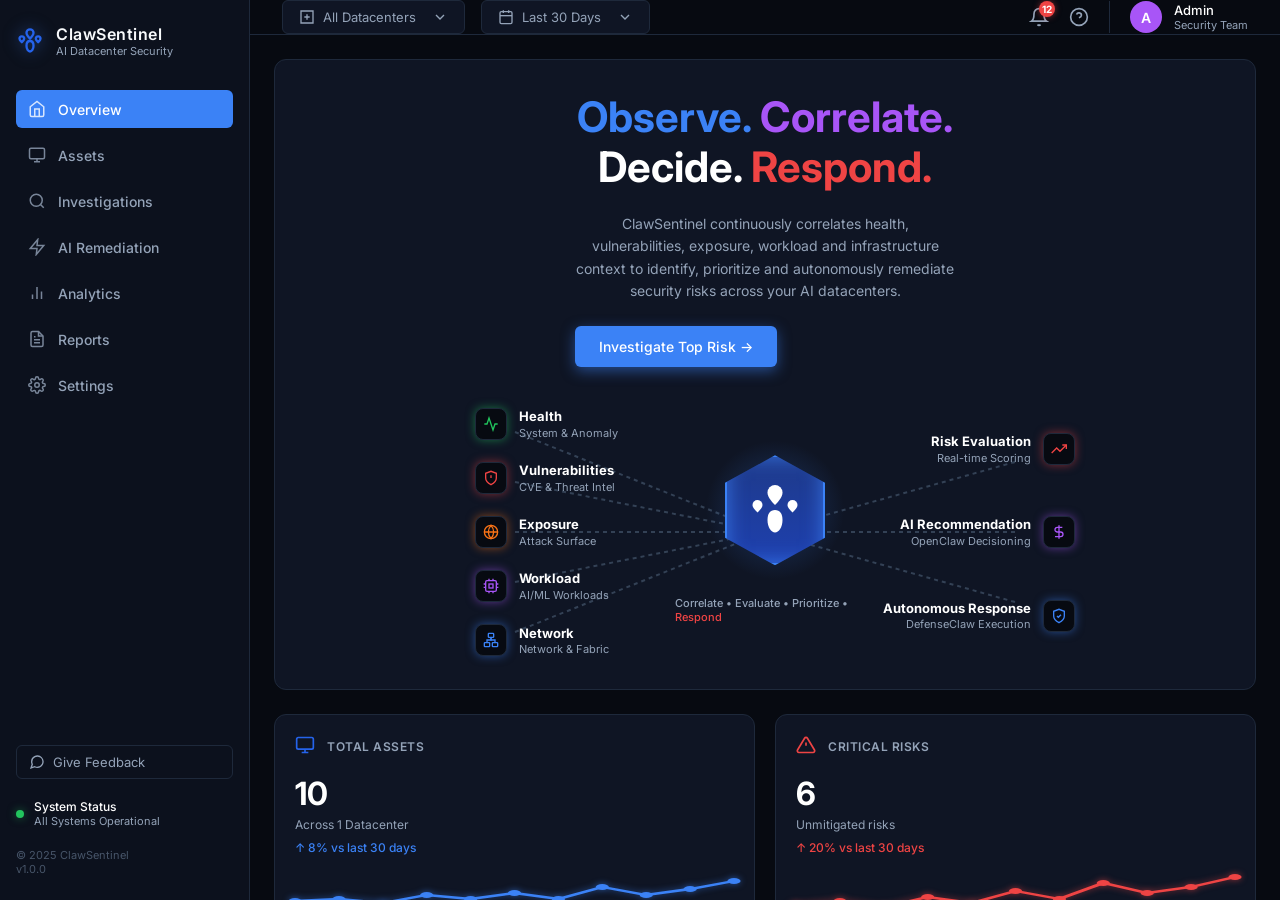
<file: clawsentinel-dashboard/index.html>
<!DOCTYPE html>
<html lang="en">
<head>
    <meta charset="UTF-8">
    <meta name="viewport" content="width=device-width, initial-scale=1.0">
    <title>ClawSentinel Dashboard</title>
    <link rel="preconnect" href="https://fonts.googleapis.com">
    <link rel="preconnect" href="https://fonts.gstatic.com" crossorigin>
    <link href="https://fonts.googleapis.com/css2?family=Inter:wght@400;500;600;700&display=swap" rel="stylesheet">
    <link rel="stylesheet" href="style.css">
</head>
<body>
    <div class="dashboard">
        <!-- Sidebar -->
        <aside class="sidebar">
            <div class="sidebar-header">
                <div class="logo">
                    <svg width="28" height="28" viewBox="0 0 24 24" fill="none" stroke="#2563eb" stroke-width="2" stroke-linecap="round" stroke-linejoin="round" class="logo-icon">
                        <path d="M12 2a3 3 0 0 0-3 3c0 1.5 1 3 3 5 2-2 3-3.5 3-5a3 3 0 0 0-3-3Z"></path>
                        <path d="M19 8a2 2 0 0 0-2 2c0 1 1 2 2 3 1-1 2-2 2-3a2 2 0 0 0-2-2Z"></path>
                        <path d="M5 8a2 2 0 0 0-2 2c0 1 1 2 2 3 1-1 2-2 2-3a2 2 0 0 0-2-2Z"></path>
                        <path d="M9 16c0-2.5 1-4 3-4s3 1.5 3 4c0 3-1.5 5-3 5s-3-2-3-5Z"></path>
                    </svg>
                    <div class="logo-text">
                        <h2>ClawSentinel</h2>
                        <p>AI Datacenter Security</p>
                    </div>
                </div>
            </div>
            
            <nav class="sidebar-nav">
                <a href="#" class="nav-item active">
                    <svg width="18" height="18" viewBox="0 0 24 24" fill="none" stroke="currentColor" stroke-width="2"><path d="M3 9l9-7 9 7v11a2 2 0 0 1-2 2H5a2 2 0 0 1-2-2z"></path><polyline points="9 22 9 12 15 12 15 22"></polyline></svg>
                    Overview
                </a>
                <a href="#" class="nav-item">
                    <svg width="18" height="18" viewBox="0 0 24 24" fill="none" stroke="currentColor" stroke-width="2"><rect x="2" y="3" width="20" height="14" rx="2" ry="2"></rect><line x1="8" y1="21" x2="16" y2="21"></line><line x1="12" y1="17" x2="12" y2="21"></line></svg>
                    Assets
                </a>
                <a href="#" class="nav-item">
                    <svg width="18" height="18" viewBox="0 0 24 24" fill="none" stroke="currentColor" stroke-width="2"><circle cx="11" cy="11" r="8"></circle><line x1="21" y1="21" x2="16.65" y2="16.65"></line></svg>
                    Investigations
                </a>
                <a href="#" class="nav-item">
                    <svg width="18" height="18" viewBox="0 0 24 24" fill="none" stroke="currentColor" stroke-width="2"><polygon points="13 2 3 14 12 14 11 22 21 10 12 10 13 2"></polygon></svg>
                    AI Remediation
                </a>
                <a href="#" class="nav-item">
                    <svg width="18" height="18" viewBox="0 0 24 24" fill="none" stroke="currentColor" stroke-width="2"><line x1="18" y1="20" x2="18" y2="10"></line><line x1="12" y1="20" x2="12" y2="4"></line><line x1="6" y1="20" x2="6" y2="14"></line></svg>
                    Analytics
                </a>
                <a href="#" class="nav-item">
                    <svg width="18" height="18" viewBox="0 0 24 24" fill="none" stroke="currentColor" stroke-width="2"><path d="M14 2H6a2 2 0 0 0-2 2v16a2 2 0 0 0 2 2h12a2 2 0 0 0 2-2V8z"></path><polyline points="14 2 14 8 20 8"></polyline><line x1="16" y1="13" x2="8" y2="13"></line><line x1="16" y1="17" x2="8" y2="17"></line><polyline points="10 9 9 9 8 9"></polyline></svg>
                    Reports
                </a>
                <a href="#" class="nav-item">
                    <svg width="18" height="18" viewBox="0 0 24 24" fill="none" stroke="currentColor" stroke-width="2"><circle cx="12" cy="12" r="3"></circle><path d="M19.4 15a1.65 1.65 0 0 0 .33 1.82l.06.06a2 2 0 0 1 0 2.83 2 2 0 0 1-2.83 0l-.06-.06a1.65 1.65 0 0 0-1.82-.33 1.65 1.65 0 0 0-1 1.51V21a2 2 0 0 1-2 2 2 2 0 0 1-2-2v-.09A1.65 1.65 0 0 0 9 19.4a1.65 1.65 0 0 0-1.82.33l-.06.06a2 2 0 0 1-2.83 0 2 2 0 0 1 0-2.83l.06-.06a1.65 1.65 0 0 0 .33-1.82 1.65 1.65 0 0 0-1.51-1H3a2 2 0 0 1-2-2 2 2 0 0 1 2-2h.09A1.65 1.65 0 0 0 4.6 9a1.65 1.65 0 0 0-.33-1.82l-.06-.06a2 2 0 0 1 0-2.83 2 2 0 0 1 2.83 0l.06.06a1.65 1.65 0 0 0 1.82.33H9a1.65 1.65 0 0 0 1-1.51V3a2 2 0 0 1 2-2 2 2 0 0 1 2 2v.09a1.65 1.65 0 0 0 1 1.51 1.65 1.65 0 0 0 1.82-.33l.06-.06a2 2 0 0 1 2.83 0 2 2 0 0 1 0 2.83l-.06.06a1.65 1.65 0 0 0-.33 1.82V9a1.65 1.65 0 0 0 1.51 1H21a2 2 0 0 1 2 2 2 2 0 0 1-2 2h-.09a1.65 1.65 0 0 0-1.51 1z"></path></svg>
                    Settings
                </a>
            </nav>

            <div class="sidebar-footer">
                <button class="feedback-btn">
                    <svg width="16" height="16" viewBox="0 0 24 24" fill="none" stroke="currentColor" stroke-width="2"><path d="M21 11.5a8.38 8.38 0 0 1-.9 3.8 8.5 8.5 0 0 1-7.6 4.7 8.38 8.38 0 0 1-3.8-.9L3 21l1.9-5.7a8.38 8.38 0 0 1-.9-3.8 8.5 8.5 0 0 1 4.7-7.6 8.38 8.38 0 0 1 3.8-.9h.5a8.48 8.48 0 0 1 8 8v.5z"></path></svg>
                    Give Feedback
                </button>
                <div class="system-status">
                    <span class="status-dot"></span>
                    <div class="status-text">
                        <span class="status-title">System Status</span>
                        <span class="status-desc">All Systems Operational</span>
                    </div>
                </div>
                <div class="copyright">
                    <p>© 2025 ClawSentinel</p>
                    <p>v1.0.0</p>
                </div>
            </div>
        </aside>

        <!-- Main Content -->
        <main class="main-content">
            <!-- Header -->
            <header class="header">
                <div class="header-filters">
                    <div class="filter-dropdown">
                        <svg width="16" height="16" viewBox="0 0 24 24" fill="none" stroke="currentColor" stroke-width="2"><path d="M3 3h18v18H3zM12 8v8M8 12h8"/></svg>
                        <span>All Datacenters</span>
                        <svg class="chevron" width="16" height="16" viewBox="0 0 24 24" fill="none" stroke="currentColor" stroke-width="2"><polyline points="6 9 12 15 18 9"></polyline></svg>
                    </div>
                    <div class="filter-dropdown">
                        <svg width="16" height="16" viewBox="0 0 24 24" fill="none" stroke="currentColor" stroke-width="2"><rect x="3" y="4" width="18" height="18" rx="2" ry="2"></rect><line x1="16" y1="2" x2="16" y2="6"></line><line x1="8" y1="2" x2="8" y2="6"></line><line x1="3" y1="10" x2="21" y2="10"></line></svg>
                        <span>Last 30 Days</span>
                        <svg class="chevron" width="16" height="16" viewBox="0 0 24 24" fill="none" stroke="currentColor" stroke-width="2"><polyline points="6 9 12 15 18 9"></polyline></svg>
                    </div>
                </div>
                <div class="header-actions">
                    <button class="action-btn notification-btn">
                        <svg width="20" height="20" viewBox="0 0 24 24" fill="none" stroke="currentColor" stroke-width="2"><path d="M18 8A6 6 0 0 0 6 8c0 7-3 9-3 9h18s-3-2-3-9"></path><path d="M13.73 21a2 2 0 0 1-3.46 0"></path></svg>
                        <span class="badge">12</span>
                    </button>
                    <button class="action-btn">
                        <svg width="20" height="20" viewBox="0 0 24 24" fill="none" stroke="currentColor" stroke-width="2"><circle cx="12" cy="12" r="10"></circle><path d="M9.09 9a3 3 0 0 1 5.83 1c0 2-3 3-3 3"></path><line x1="12" y1="17" x2="12.01" y2="17"></line></svg>
                    </button>
                    <div class="user-profile">
                        <div class="avatar">A</div>
                        <div class="user-info">
                            <span class="user-name">Admin</span>
                            <span class="user-role">Security Team</span>
                        </div>
                    </div>
                </div>
            </header>

            <!-- Dashboard Content -->
            <div class="content-body">
                <!-- Hero Section -->
                <section class="hero-section card">
                    <div class="hero-left">
                        <h1 class="hero-title"><span class="blue">Observe.</span> <span class="purple">Correlate.</span><br><span class="white">Decide.</span> <span class="red">Respond.</span></h1>
                        <p class="hero-desc">ClawSentinel continuously correlates health, vulnerabilities, exposure, workload and infrastructure context to identify, prioritize and autonomously remediate security risks across your AI datacenters.</p>
                        <button class="btn-primary">Investigate Top Risk &rarr;</button>
                    </div>
                    
                    <div class="hero-center">
                        <svg class="connection-lines" viewBox="0 0 600 300" preserveAspectRatio="none">
                            <path class="dashed-line" d="M 50,50 L 300,150" stroke="#334155" stroke-dasharray="4" stroke-width="2" fill="none"/>
                            <path class="dashed-line" d="M 50,100 L 300,150" stroke="#334155" stroke-dasharray="4" stroke-width="2" fill="none"/>
                            <path class="dashed-line" d="M 50,150 L 300,150" stroke="#334155" stroke-dasharray="4" stroke-width="2" fill="none"/>
                            <path class="dashed-line" d="M 50,200 L 300,150" stroke="#334155" stroke-dasharray="4" stroke-width="2" fill="none"/>
                            <path class="dashed-line" d="M 50,250 L 300,150" stroke="#334155" stroke-dasharray="4" stroke-width="2" fill="none"/>
                            
                            <path class="dashed-line" d="M 550,80 L 300,150" stroke="#334155" stroke-dasharray="4" stroke-width="2" fill="none"/>
                            <path class="dashed-line" d="M 550,150 L 300,150" stroke="#334155" stroke-dasharray="4" stroke-width="2" fill="none"/>
                            <path class="dashed-line" d="M 550,220 L 300,150" stroke="#334155" stroke-dasharray="4" stroke-width="2" fill="none"/>
                        </svg>

                        <div class="left-nodes">
                            <div class="node-item">
                                <div class="node-icon green"><svg width="16" height="16" viewBox="0 0 24 24" fill="none" stroke="currentColor" stroke-width="2"><polyline points="22 12 18 12 15 21 9 3 6 12 2 12"></polyline></svg></div>
                                <div class="node-text"><strong>Health</strong><br>System & Anomaly</div>
                            </div>
                            <div class="node-item">
                                <div class="node-icon red"><svg width="16" height="16" viewBox="0 0 24 24" fill="none" stroke="currentColor" stroke-width="2"><path d="M12 22s8-4 8-10V5l-8-3-8 3v7c0 6 8 10 8 10z"></path><line x1="12" y1="8" x2="12" y2="12"></line><line x1="12" y1="16" x2="12.01" y2="16"></line></svg></div>
                                <div class="node-text"><strong>Vulnerabilities</strong><br>CVE & Threat Intel</div>
                            </div>
                            <div class="node-item">
                                <div class="node-icon orange"><svg width="16" height="16" viewBox="0 0 24 24" fill="none" stroke="currentColor" stroke-width="2"><circle cx="12" cy="12" r="10"></circle><line x1="2" y1="12" x2="22" y2="12"></line><path d="M12 2a15.3 15.3 0 0 1 4 10 15.3 15.3 0 0 1-4 10 15.3 15.3 0 0 1-4-10 15.3 15.3 0 0 1 4-10z"></path></svg></div>
                                <div class="node-text"><strong>Exposure</strong><br>Attack Surface</div>
                            </div>
                            <div class="node-item">
                                <div class="node-icon purple"><svg width="16" height="16" viewBox="0 0 24 24" fill="none" stroke="currentColor" stroke-width="2"><rect x="4" y="4" width="16" height="16" rx="2" ry="2"></rect><rect x="9" y="9" width="6" height="6"></rect><line x1="9" y1="1" x2="9" y2="4"></line><line x1="15" y1="1" x2="15" y2="4"></line><line x1="9" y1="20" x2="9" y2="23"></line><line x1="15" y1="20" x2="15" y2="23"></line><line x1="20" y1="9" x2="23" y2="9"></line><line x1="20" y1="14" x2="23" y2="14"></line><line x1="1" y1="9" x2="4" y2="9"></line><line x1="1" y1="14" x2="4" y2="14"></line></svg></div>
                                <div class="node-text"><strong>Workload</strong><br>AI/ML Workloads</div>
                            </div>
                            <div class="node-item">
                                <div class="node-icon blue"><svg width="16" height="16" viewBox="0 0 24 24" fill="none" stroke="currentColor" stroke-width="2"><rect x="8" y="2" width="8" height="6" rx="1" ry="1"></rect><rect x="2" y="16" width="8" height="6" rx="1" ry="1"></rect><rect x="14" y="16" width="8" height="6" rx="1" ry="1"></rect><polyline points="12 8 12 12 6 12 6 16"></polyline><polyline points="12 8 12 12 18 12 18 16"></polyline></svg></div>
                                <div class="node-text"><strong>Network</strong><br>Network & Fabric</div>
                            </div>
                        </div>

                        <div class="shield-wrapper">
                            <div class="shield-container">
                                <div class="shield-glow"></div>
                                <div class="shield-inner">
                                    <svg width="60" height="60" viewBox="0 0 24 24" fill="white" stroke="none">
                                        <path d="M12 2a3 3 0 0 0-3 3c0 1.5 1 3 3 5 2-2 3-3.5 3-5a3 3 0 0 0-3-3Z"></path>
                                        <path d="M19 8a2 2 0 0 0-2 2c0 1 1 2 2 3 1-1 2-2 2-3a2 2 0 0 0-2-2Z"></path>
                                        <path d="M5 8a2 2 0 0 0-2 2c0 1 1 2 2 3 1-1 2-2 2-3a2 2 0 0 0-2-2Z"></path>
                                        <path d="M9 16c0-2.5 1-4 3-4s3 1.5 3 4c0 3-1.5 5-3 5s-3-2-3-5Z"></path>
                                    </svg>
                                </div>
                            </div>
                            <div class="shield-footer">Correlate &bull; Evaluate &bull; Prioritize &bull; <span class="red">Respond</span></div>
                        </div>

                        <div class="right-nodes">
                            <div class="node-item">
                                <div class="node-icon red"><svg width="16" height="16" viewBox="0 0 24 24" fill="none" stroke="currentColor" stroke-width="2"><polyline points="23 6 13.5 15.5 8.5 10.5 1 18"></polyline><polyline points="17 6 23 6 23 12"></polyline></svg></div>
                                <div class="node-text"><strong>Risk Evaluation</strong><br>Real-time Scoring</div>
                            </div>
                            <div class="node-item">
                                <div class="node-icon purple"><svg width="16" height="16" viewBox="0 0 24 24" fill="none" stroke="currentColor" stroke-width="2"><path d="M12 2v20M17 5H9.5a3.5 3.5 0 0 0 0 7h5a3.5 3.5 0 0 1 0 7H6"></path></svg></div>
                                <div class="node-text"><strong>AI Recommendation</strong><br>OpenClaw Decisioning</div>
                            </div>
                            <div class="node-item">
                                <div class="node-icon blue"><svg width="16" height="16" viewBox="0 0 24 24" fill="none" stroke="currentColor" stroke-width="2"><path d="M12 22s8-4 8-10V5l-8-3-8 3v7c0 6 8 10 8 10z"></path><polyline points="9 12 11 14 15 10"></polyline></svg></div>
                                <div class="node-text"><strong>Autonomous Response</strong><br>DefenseClaw Execution</div>
                            </div>
                        </div>
                    </div>
                </section>

                <!-- KPIs -->
                <section class="kpi-grid">
                    <div class="kpi-card card">
                        <div class="kpi-header">
                            <div class="kpi-icon blue-bg">
                                <svg width="20" height="20" viewBox="0 0 24 24" fill="none" stroke="#2563eb" stroke-width="2"><rect x="2" y="3" width="20" height="14" rx="2" ry="2"></rect><line x1="8" y1="21" x2="16" y2="21"></line><line x1="12" y1="17" x2="12" y2="21"></line></svg>
                            </div>
                            <span class="kpi-title">TOTAL ASSETS</span>
                        </div>
                        <div class="kpi-main">
                            <div class="kpi-value">10</div>
                            <div class="kpi-desc">Across 1 Datacenter</div>
                        </div>
                        <div class="kpi-trend positive">&uarr; 8% vs last 30 days</div>
                        <div class="kpi-chart">
                            <svg viewBox="0 0 100 20" preserveAspectRatio="none" style="width: 100%; height: 100%; overflow: visible; filter: drop-shadow(0px 0px 3px rgba(59, 130, 246, 0.6));">
                                <polyline points="0,15 10,14 20,16 30,12 40,14 50,11 60,14 70,8 80,12 90,9 100,5" fill="none" stroke="#3b82f6" stroke-width="1.2" />
                                <circle cx="0" cy="15" r="1.5" fill="#3b82f6" />
                                <circle cx="10" cy="14" r="1.5" fill="#3b82f6" />
                                <circle cx="20" cy="16" r="1.5" fill="#3b82f6" />
                                <circle cx="30" cy="12" r="1.5" fill="#3b82f6" />
                                <circle cx="40" cy="14" r="1.5" fill="#3b82f6" />
                                <circle cx="50" cy="11" r="1.5" fill="#3b82f6" />
                                <circle cx="60" cy="14" r="1.5" fill="#3b82f6" />
                                <circle cx="70" cy="8" r="1.5" fill="#3b82f6" />
                                <circle cx="80" cy="12" r="1.5" fill="#3b82f6" />
                                <circle cx="90" cy="9" r="1.5" fill="#3b82f6" />
                                <circle cx="100" cy="5" r="1.5" fill="#3b82f6" />
                            </svg>
                        </div>
                    </div>
                    
                    <div class="kpi-card card">
                        <div class="kpi-header">
                            <div class="kpi-icon red-bg">
                                <svg width="20" height="20" viewBox="0 0 24 24" fill="none" stroke="#ef4444" stroke-width="2"><path d="M10.29 3.86L1.82 18a2 2 0 0 0 1.71 3h16.94a2 2 0 0 0 1.71-3L13.71 3.86a2 2 0 0 0-3.42 0z"></path><line x1="12" y1="9" x2="12" y2="13"></line><line x1="12" y1="17" x2="12.01" y2="17"></line></svg>
                            </div>
                            <span class="kpi-title">CRITICAL RISKS</span>
                        </div>
                        <div class="kpi-main">
                            <div class="kpi-value">6</div>
                            <div class="kpi-desc">Unmitigated risks</div>
                        </div>
                        <div class="kpi-trend negative">&uarr; 20% vs last 30 days</div>
                        <div class="kpi-chart">
                            <svg viewBox="0 0 100 20" preserveAspectRatio="none" style="width: 100%; height: 100%; overflow: visible; filter: drop-shadow(0px 0px 3px rgba(239, 68, 68, 0.6));">
                                <polyline points="0,17 10,15 20,18 30,13 40,16 50,10 60,14 70,6 80,11 90,8 100,3" fill="none" stroke="#ef4444" stroke-width="1.2" />
                                <circle cx="0" cy="17" r="1.5" fill="#ef4444" />
                                <circle cx="10" cy="15" r="1.5" fill="#ef4444" />
                                <circle cx="20" cy="18" r="1.5" fill="#ef4444" />
                                <circle cx="30" cy="13" r="1.5" fill="#ef4444" />
                                <circle cx="40" cy="16" r="1.5" fill="#ef4444" />
                                <circle cx="50" cy="10" r="1.5" fill="#ef4444" />
                                <circle cx="60" cy="14" r="1.5" fill="#ef4444" />
                                <circle cx="70" cy="6" r="1.5" fill="#ef4444" />
                                <circle cx="80" cy="11" r="1.5" fill="#ef4444" />
                                <circle cx="90" cy="8" r="1.5" fill="#ef4444" />
                                <circle cx="100" cy="3" r="1.5" fill="#ef4444" />
                            </svg>
                        </div>
                    </div>

                    <div class="kpi-card card">
                        <div class="kpi-header">
                            <div class="kpi-icon orange-bg">
                                <svg width="20" height="20" viewBox="0 0 24 24" fill="none" stroke="#f97316" stroke-width="2"><path d="M12 22v-4M12 8V4M4 12H0M24 12h-4M5.636 5.636l2.828 2.828M15.536 15.536l2.828 2.828M5.636 18.364l2.828-2.828M15.536 8.464l2.828-2.828"/></svg>
                            </div>
                            <span class="kpi-title">AVERAGE RISK SCORE</span>
                        </div>
                        <div class="kpi-main">
                            <div class="kpi-value"><span class="red-text">8.9</span><span class="small-val"> / 10</span></div>
                            <div class="kpi-desc">High Risk</div>
                        </div>
                        <div class="kpi-trend negative">&uarr; 5% vs last 30 days</div>
                        <div class="kpi-chart">
                            <svg viewBox="0 0 100 20" preserveAspectRatio="none" style="width: 100%; height: 100%; overflow: visible; filter: drop-shadow(0px 0px 3px rgba(249, 115, 22, 0.6));">
                                <polyline points="0,15 10,13 20,16 30,12 40,14 50,10 60,13 70,8 80,10 90,6 100,5" fill="none" stroke="#f97316" stroke-width="1.2" />
                                <circle cx="0" cy="15" r="1.5" fill="#f97316" />
                                <circle cx="10" cy="13" r="1.5" fill="#f97316" />
                                <circle cx="20" cy="16" r="1.5" fill="#f97316" />
                                <circle cx="30" cy="12" r="1.5" fill="#f97316" />
                                <circle cx="40" cy="14" r="1.5" fill="#f97316" />
                                <circle cx="50" cy="10" r="1.5" fill="#f97316" />
                                <circle cx="60" cy="13" r="1.5" fill="#f97316" />
                                <circle cx="70" cy="8" r="1.5" fill="#f97316" />
                                <circle cx="80" cy="10" r="1.5" fill="#f97316" />
                                <circle cx="90" cy="6" r="1.5" fill="#f97316" />
                                <circle cx="100" cy="5" r="1.5" fill="#f97316" />
                            </svg>
                        </div>
                    </div>

                    <div class="kpi-card card">
                        <div class="kpi-header">
                            <div class="kpi-icon purple-bg">
                                <svg width="20" height="20" viewBox="0 0 24 24" fill="none" stroke="#a855f7" stroke-width="2"><path d="M14 2H6a2 2 0 0 0-2 2v16a2 2 0 0 0 2 2h12a2 2 0 0 0 2-2V8z"></path><polyline points="14 2 14 8 20 8"></polyline><line x1="16" y1="13" x2="8" y2="13"></line><line x1="16" y1="17" x2="8" y2="17"></line><polyline points="10 9 9 9 8 9"></polyline></svg>
                            </div>
                            <span class="kpi-title">ACTIVE AI PLANS</span>
                        </div>
                        <div class="kpi-main">
                            <div class="kpi-value">4</div>
                            <div class="kpi-desc">In Progress</div>
                        </div>
                        <div class="kpi-trend positive">&uarr; 10% vs last 30 days</div>
                        <div class="kpi-chart">
                            <svg viewBox="0 0 100 20" preserveAspectRatio="none" style="width: 100%; height: 100%; overflow: visible; filter: drop-shadow(0px 0px 3px rgba(168, 85, 247, 0.6));">
                                <polyline points="0,18 10,16 20,17 30,14 40,15 50,11 60,13 70,8 80,10 90,6 100,4" fill="none" stroke="#a855f7" stroke-width="1.2" />
                                <circle cx="0" cy="18" r="1.5" fill="#a855f7" />
                                <circle cx="10" cy="16" r="1.5" fill="#a855f7" />
                                <circle cx="20" cy="17" r="1.5" fill="#a855f7" />
                                <circle cx="30" cy="14" r="1.5" fill="#a855f7" />
                                <circle cx="40" cy="15" r="1.5" fill="#a855f7" />
                                <circle cx="50" cy="11" r="1.5" fill="#a855f7" />
                                <circle cx="60" cy="13" r="1.5" fill="#a855f7" />
                                <circle cx="70" cy="8" r="1.5" fill="#a855f7" />
                                <circle cx="80" cy="10" r="1.5" fill="#a855f7" />
                                <circle cx="90" cy="6" r="1.5" fill="#a855f7" />
                                <circle cx="100" cy="4" r="1.5" fill="#a855f7" />
                            </svg>
                        </div>
                    </div>
                </section>

                <!-- Middle Row -->
                <div class="middle-row">
                    <!-- Active Alert -->
                    <section class="active-alert-section card border-red">
                        <div class="section-header">
                            <h3 class="red-text">ACTIVE SECURITY ALERT <span class="badge-critical">CRITICAL</span></h3>
                            <a href="#" class="view-all">View All Alerts &rarr;</a>
                        </div>
                        
                        <div class="alert-content">
                            <div class="alert-header">
                                <div class="hexagon-icon">
                                    <svg width="32" height="32" viewBox="0 0 24 24" fill="none" stroke="#ef4444" stroke-width="2"><path d="M12 2a3 3 0 0 0-3 3c0 1.5 1 3 3 5 2-2 3-3.5 3-5a3 3 0 0 0-3-3Z"></path><path d="M19 8a2 2 0 0 0-2 2c0 1 1 2 2 3 1-1 2-2 2-3a2 2 0 0 0-2-2Z"></path><path d="M5 8a2 2 0 0 0-2 2c0 1 1 2 2 3 1-1 2-2 2-3a2 2 0 0 0-2-2Z"></path><path d="M9 16c0-2.5 1-4 3-4s3 1.5 3 4c0 3-1.5 5-3 5s-3-2-3-5Z"></path></svg>
                                </div>
                                <div class="alert-title-info">
                                    <h2>GPU-DCE-001</h2>
                                    <p>AI Training Cluster &bull; Zone-A &bull; Rack-12</p>
                                </div>
                            </div>
                            
                            <div class="alert-details">
                                <div class="detail-col">
                                    <span class="detail-label">RISK SCORE</span>
                                    <span class="detail-value red-text">10.0 <br><span class="small-text">CRITICAL</span></span>
                                </div>
                                <div class="detail-col">
                                    <span class="detail-label">TOP CVE</span>
                                    <span class="detail-value">CVE-2026-1001 <br><span class="small-text">CVSS 9.1</span></span>
                                </div>
                                <div class="detail-col">
                                    <span class="detail-label">HEALTH STATUS</span>
                                    <span class="detail-value orange-text">DEGRADED</span>
                                </div>
                                <div class="detail-col">
                                    <span class="detail-label">WORKLOAD STATE</span>
                                    <span class="detail-value green-text">RUNNING</span>
                                </div>
                            </div>
                        </div>

                        <div class="alert-actions">
                            <div class="action-info">
                                <div class="info-item">
                                    <span class="info-label">Business Impact</span>
                                    <p>LLM training job may be<br>interrupted in 14 minutes</p>
                                </div>
                                <div class="info-item">
                                    <span class="info-label">Recommended Action</span>
                                    <p class="red-text">ISOLATE_AND_PATCH</p>
                                </div>
                            </div>
                            <button class="btn-outline-red">Investigate Now &rarr;</button>
                        </div>
                    </section>

                    <!-- Top Risks -->
                    <section class="top-risks-section card">
                        <div class="section-header">
                            <h3>TOP 5 RISKS</h3>
                            <a href="#" class="view-all">View All Risks &rarr;</a>
                        </div>
                        
                        <table class="risks-table">
                            <thead>
                                <tr>
                                    <th>RANK</th>
                                    <th>ASSET</th>
                                    <th>TYPE</th>
                                    <th>RISK SCORE</th>
                                    <th>SEVERITY</th>
                                </tr>
                            </thead>
                            <tbody>
                                <tr>
                                    <td><span class="rank-circle rank-1">1</span></td>
                                    <td>GPU-DCE-001</td>
                                    <td><span class="type-badge type-gpu">GPU</span></td>
                                    <td>10.0 <div class="score-bar"><div class="fill fill-100"></div></div></td>
                                    <td><span class="severity-badge critical">CRITICAL</span></td>
                                </tr>
                                <tr>
                                    <td><span class="rank-circle rank-2">2</span></td>
                                    <td>GPU-DCE-002</td>
                                    <td><span class="type-badge type-gpu">GPU</span></td>
                                    <td>9.7 <div class="score-bar"><div class="fill fill-97"></div></div></td>
                                    <td><span class="severity-badge critical">CRITICAL</span></td>
                                </tr>
                                <tr>
                                    <td><span class="rank-circle rank-3">3</span></td>
                                    <td>CPU-DCE-001</td>
                                    <td><span class="type-badge type-cpu">CPU</span></td>
                                    <td>9.2 <div class="score-bar"><div class="fill fill-92"></div></div></td>
                                    <td><span class="severity-badge critical">CRITICAL</span></td>
                                </tr>
                                <tr>
                                    <td><span class="rank-circle rank-4">4</span></td>
                                    <td>LEAF-DCE-001</td>
                                    <td><span class="type-badge type-network">NETWORK</span></td>
                                    <td>7.6 <div class="score-bar"><div class="fill fill-76"></div></div></td>
                                    <td><span class="severity-badge high">HIGH</span></td>
                                </tr>
                                <tr>
                                    <td><span class="rank-circle rank-5">5</span></td>
                                    <td>STORAGE-DCE-001</td>
                                    <td><span class="type-badge type-storage">STORAGE</span></td>
                                    <td>6.8 <div class="score-bar"><div class="fill fill-68"></div></div></td>
                                    <td><span class="severity-badge high">HIGH</span></td>
                                </tr>
                            </tbody>
                        </table>
                    </section>
                </div>

                <!-- Recent Activity -->
                <section class="recent-activity-section card">
                    <div class="section-header">
                        <h3>RECENT AI ACTIVITY</h3>
                        <a href="#" class="view-all">View All Activity &rarr;</a>
                    </div>
                    
                    <div class="activity-timeline">
                        <div class="activity-item">
                            <div class="activity-icon green-icon">
                                <svg width="24" height="24" viewBox="0 0 24 24" fill="none" stroke="#22c55e" stroke-width="2"><path d="M22 11.08V12a10 10 0 1 1-5.93-9.14"></path><polyline points="22 4 12 14.01 9 11.01"></polyline></svg>
                            </div>
                            <div class="activity-details">
                                <span class="time">22:18</span>
                                <h4>Risk evaluation<br>completed</h4>
                                <p>All assets assessed</p>
                            </div>
                        </div>
                        
                        <div class="activity-item">
                            <div class="activity-icon purple-icon">
                                <svg width="24" height="24" viewBox="0 0 24 24" fill="none" stroke="#a855f7" stroke-width="2"><path d="M12 2v20M17 5H9.5a3.5 3.5 0 0 0 0 7h5a3.5 3.5 0 0 1 0 7H6"></path></svg>
                            </div>
                            <div class="activity-details">
                                <span class="time">22:17</span>
                                <h4>OpenClaw generated<br>recommendations</h4>
                                <p>4 assets analyzed</p>
                            </div>
                        </div>
                        
                        <div class="activity-item">
                            <div class="activity-icon blue-icon">
                                <svg width="24" height="24" viewBox="0 0 24 24" fill="none" stroke="#3b82f6" stroke-width="2"><circle cx="12" cy="12" r="10"></circle><path d="M12 2a15.3 15.3 0 0 1 4 10 15.3 15.3 0 0 1-4 10 15.3 15.3 0 0 1-4-10 15.3 15.3 0 0 1 4-10z"></path></svg>
                            </div>
                            <div class="activity-details">
                                <span class="time">22:16</span>
                                <h4>DefenseClaw executed<br>patch on GPU-DCE-002</h4>
                                <p>Risk reduced by 41%</p>
                            </div>
                        </div>
                        
                        <div class="activity-item">
                            <div class="activity-icon green-icon">
                                <svg width="24" height="24" viewBox="0 0 24 24" fill="none" stroke="#22c55e" stroke-width="2"><path d="M12 22s8-4 8-10V5l-8-3-8 3v7c0 6 8 10 8 10z"></path><polyline points="9 12 11 14 15 10"></polyline></svg>
                            </div>
                            <div class="activity-details">
                                <span class="time">22:15</span>
                                <h4>GPU-DCE-001 isolated</h4>
                                <p>AI workload drained<br>successfully</p>
                            </div>
                        </div>
                        
                        <div class="activity-item">
                            <div class="activity-icon orange-icon">
                                <svg width="24" height="24" viewBox="0 0 24 24" fill="none" stroke="#f97316" stroke-width="2"><circle cx="12" cy="12" r="10"></circle><line x1="2" y1="12" x2="22" y2="12"></line><path d="M12 2a15.3 15.3 0 0 1 4 10 15.3 15.3 0 0 1-4 10 15.3 15.3 0 0 1-4-10 15.3 15.3 0 0 1 4-10z"></path></svg>
                            </div>
                            <div class="activity-details">
                                <span class="time">22:14</span>
                                <h4>Threat intel updated</h4>
                                <p>New CVEs ingested<br>(12 high severity)</p>
                            </div>
                        </div>
                    </div>
                </section>
            </div>
        </main>
    </div>
    <script src="script.js"></script>
</body>
</html>
</file>
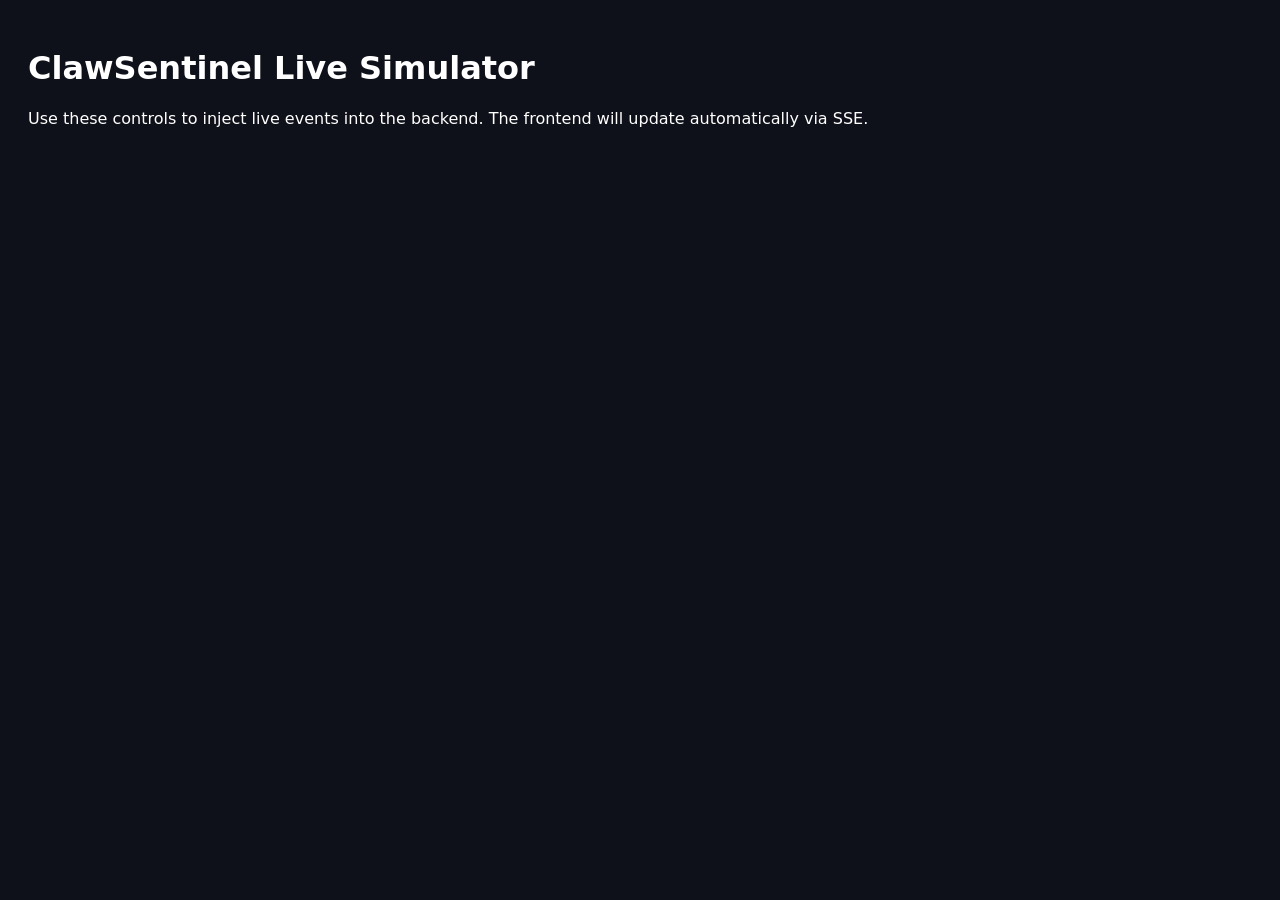
<file: simulator/src/main/resources/static/simulator.html>
<!DOCTYPE html>
<html lang="en">
<head>
    <meta charset="UTF-8">
    <title>ClawSentinel - Live Simulator</title>
    <style>
        body { font-family: -apple-system, system-ui, sans-serif; background: #0f111a; color: white; padding: 20px; }
        .grid { display: grid; grid-template-columns: repeat(auto-fill, minmax(300px, 1fr)); gap: 15px; }
        .card { background: #1a1d2d; padding: 15px; border-radius: 8px; border: 1px solid #2d334b; }
        .card h3 { margin: 0 0 10px 0; color: #a5b4fc; }
        button { background: #3b82f6; color: white; border: none; padding: 5px 10px; border-radius: 4px; cursor: pointer; margin-right: 5px; margin-bottom: 5px; }
        button:hover { background: #2563eb; }
        .danger { background: #ef4444; } .danger:hover { background: #dc2626; }
        .warning { background: #f59e0b; } .warning:hover { background: #d97706; }
        .success { background: #10b981; } .success:hover { background: #059669; }
    </style>
</head>
<body>
    <h1>ClawSentinel Live Simulator</h1>
    <p>Use these controls to inject live events into the backend. The frontend will update automatically via SSE.</p>

    <div class="grid" id="controls"></div>

    <script>
        const API_BASE = 'http://localhost:8080/api';

        async function trigger(id, payload) {
            await fetch(`${API_BASE}/assets/${id}`, {
                method: 'PATCH',
                headers: { 'Content-Type': 'application/json' },
                body: JSON.stringify(payload)
            });
            loadAssets(); // Refresh local view
        }

        async function loadAssets() {
            const res = await fetch(`${API_BASE}/assets`);
            const assets = await res.json();
            
            const container = document.getElementById('controls');
            container.innerHTML = '';
            
            assets.forEach(a => {
                const div = document.createElement('div');
                div.className = 'card';
                div.innerHTML = `
                    <h3>${a.id}</h3>
                    <p style="font-size: 12px; margin-top: 0;">Risk: <b>${a.risk}</b> | Health: <b>${a.health}</b> | Util: <b>${a.workload?.util || 0}%</b></p>
                    <button class="danger" onclick='trigger("${a.id}", {health: "DEGRADED", risk: 9.9})'>Simulate Attack (9.9)</button>
                    <button class="warning" onclick='trigger("${a.id}", {health: "WARNING", risk: 7.5})'>Temp Warning (7.5)</button>
                    <button class="success" onclick='trigger("${a.id}", {health: "HEALTHY", risk: 1.0})'>Resolve & Patch</button>
                    <button onclick='trigger("${a.id}", {workload: {util: Math.floor(Math.random() * 100)}})'>Random CPU Spike</button>
                `;
                container.appendChild(div);
            });
        }

        loadAssets();
    </script>
</body>
</html>
</file>
<file: clawsentinel-dashboard/style.css>
:root {
    --bg-dark: #070a11;
    --sidebar-bg: #0c111d;
    --card-bg: #0f1524;
    --border-color: #1e293b;
    --text-primary: #f8fafc;
    --text-secondary: #94a3b8;
    
    --blue: #3b82f6;
    --blue-glow: rgba(59, 130, 246, 0.5);
    --blue-bg: rgba(59, 130, 246, 0.1);
    
    --red: #ef4444;
    --red-glow: rgba(239, 68, 68, 0.5);
    --red-bg: rgba(239, 68, 68, 0.1);
    
    --orange: #f97316;
    --orange-glow: rgba(249, 115, 22, 0.5);
    --orange-bg: rgba(249, 115, 22, 0.1);
    
    --purple: #a855f7;
    --purple-glow: rgba(168, 85, 247, 0.5);
    --purple-bg: rgba(168, 85, 247, 0.1);
    
    --green: #22c55e;
    --green-glow: rgba(34, 197, 94, 0.5);
    --green-bg: rgba(34, 197, 94, 0.1);
}

* {
    margin: 0;
    padding: 0;
    box-sizing: border-box;
    font-family: 'Inter', sans-serif;
}

body {
    background-color: var(--bg-dark);
    color: var(--text-primary);
    font-size: 14px;
    height: 100vh;
    overflow: hidden;
}

.dashboard {
    display: flex;
    height: 100vh;
}

/* Sidebar */
.sidebar {
    width: 250px;
    background-color: var(--sidebar-bg);
    border-right: 1px solid var(--border-color);
    display: flex;
    flex-direction: column;
    padding: 24px 16px;
    flex-shrink: 0;
}

.sidebar-header {
    margin-bottom: 32px;
}

.logo {
    display: flex;
    align-items: center;
    gap: 12px;
}

.logo-icon {
    filter: drop-shadow(0 0 8px var(--blue-glow));
}

.logo-text h2 {
    font-size: 16px;
    font-weight: 600;
    letter-spacing: 0.5px;
}

.logo-text p {
    font-size: 11px;
    color: var(--text-secondary);
}

.sidebar-nav {
    display: flex;
    flex-direction: column;
    gap: 8px;
    flex-grow: 1;
}

.nav-item {
    display: flex;
    align-items: center;
    gap: 12px;
    padding: 10px 12px;
    color: var(--text-secondary);
    text-decoration: none;
    border-radius: 6px;
    font-size: 14px;
    font-weight: 500;
    transition: all 0.2s;
}

.nav-item:hover, .nav-item.active {
    background-color: var(--blue);
    color: white;
}

.nav-item svg {
    opacity: 0.8;
}

.sidebar-footer {
    display: flex;
    flex-direction: column;
    gap: 20px;
}

.feedback-btn {
    display: flex;
    align-items: center;
    gap: 8px;
    background: transparent;
    border: 1px solid var(--border-color);
    color: var(--text-secondary);
    padding: 8px 12px;
    border-radius: 6px;
    cursor: pointer;
    font-size: 13px;
    transition: all 0.2s;
}

.feedback-btn:hover {
    background-color: var(--border-color);
    color: white;
}

.system-status {
    display: flex;
    align-items: center;
    gap: 10px;
}

.status-dot {
    width: 8px;
    height: 8px;
    background-color: var(--green);
    border-radius: 50%;
    box-shadow: 0 0 8px var(--green-glow);
}

.status-text {
    display: flex;
    flex-direction: column;
}

.status-title {
    font-size: 12px;
    font-weight: 500;
    color: white;
}

.status-desc {
    font-size: 11px;
    color: var(--text-secondary);
}

.copyright {
    font-size: 11px;
    color: #475569;
}

/* Main Content */
.main-content {
    flex-grow: 1;
    display: flex;
    flex-direction: column;
    overflow-y: auto;
    background-color: var(--bg-dark);
}

/* Header */
.header {
    height: 72px;
    padding: 0 32px;
    display: flex;
    justify-content: flex-end;
    align-items: center;
    border-bottom: 1px solid var(--border-color);
    gap: 24px;
}

.header-filters {
    display: flex;
    gap: 16px;
    margin-right: auto;
}

.filter-dropdown {
    display: flex;
    align-items: center;
    gap: 8px;
    padding: 8px 16px;
    background-color: var(--card-bg);
    border: 1px solid var(--border-color);
    border-radius: 6px;
    font-size: 13px;
    color: var(--text-secondary);
    cursor: pointer;
}

.filter-dropdown .chevron {
    margin-left: 8px;
}

.header-actions {
    display: flex;
    align-items: center;
    gap: 20px;
}

.action-btn {
    background: transparent;
    border: none;
    color: var(--text-secondary);
    cursor: pointer;
    position: relative;
    display: flex;
    align-items: center;
    justify-content: center;
}

.notification-btn .badge {
    position: absolute;
    top: -6px;
    right: -6px;
    background-color: var(--red);
    color: white;
    font-size: 10px;
    font-weight: 700;
    width: 16px;
    height: 16px;
    border-radius: 50%;
    display: flex;
    align-items: center;
    justify-content: center;
    box-shadow: 0 0 6px var(--red-glow);
}

.user-profile {
    display: flex;
    align-items: center;
    gap: 12px;
    padding-left: 20px;
    border-left: 1px solid var(--border-color);
}

.avatar {
    width: 32px;
    height: 32px;
    border-radius: 50%;
    background-color: var(--purple);
    color: white;
    display: flex;
    align-items: center;
    justify-content: center;
    font-weight: 600;
}

.user-info {
    display: flex;
    flex-direction: column;
}

.user-name {
    font-size: 13px;
    font-weight: 500;
    color: white;
}

.user-role {
    font-size: 11px;
    color: var(--text-secondary);
}

/* Dashboard Body */
.content-body {
    padding: 24px;
    display: flex;
    flex-direction: column;
    gap: 24px;
    max-width: 1600px;
    margin: 0 auto;
    width: 100%;
}

.card {
    background-color: var(--card-bg);
    border: 1px solid var(--border-color);
    border-radius: 12px;
    padding: 24px;
}

/* Hero Section */
.hero-section {
    display: flex;
    justify-content: space-between;
    align-items: stretch; /* stretch to fill height */
    position: relative;
    overflow: hidden;
    padding: 32px 48px;
    min-height: 380px;
}

.hero-left {
    max-width: 380px;
    z-index: 10;
    display: flex;
    flex-direction: column;
    justify-content: center;
}

.hero-title {
    font-size: 42px;
    font-weight: 700;
    line-height: 1.2;
    margin-bottom: 20px;
}

.hero-title .blue { color: var(--blue); }
.hero-title .purple { color: var(--purple); }
.hero-title .white { color: white; }
.hero-title .red { color: var(--red); }

.hero-desc {
    font-size: 14px;
    color: var(--text-secondary);
    line-height: 1.6;
    margin-bottom: 24px;
}

.btn-primary {
    background-color: var(--blue);
    color: white;
    border: none;
    padding: 12px 24px;
    border-radius: 6px;
    font-size: 14px;
    font-weight: 500;
    cursor: pointer;
    box-shadow: 0 4px 14px var(--blue-glow);
    transition: all 0.2s;
    align-self: flex-start;
}

.btn-primary:hover {
    background-color: #2563eb;
    box-shadow: 0 6px 20px var(--blue-glow);
}

.hero-center {
    flex-grow: 1;
    display: flex;
    align-items: center;
    justify-content: center;
    position: relative;
    z-index: 5;
    padding-left: 20px;
}

.connection-lines {
    position: absolute;
    top: 50%;
    left: 50%;
    transform: translate(-50%, -50%);
    width: 600px;
    height: 300px;
    z-index: 1;
    pointer-events: none;
}

.left-nodes {
    display: flex;
    flex-direction: column;
    justify-content: space-between;
    height: 250px;
    width: 200px;
    z-index: 2;
}

.shield-wrapper {
    display: flex;
    flex-direction: column;
    align-items: center;
    justify-content: center;
    width: 200px;
    z-index: 3;
    gap: 16px;
}

.shield-container {
    position: relative;
    width: 140px;
    height: 140px;
    display: flex;
    align-items: center;
    justify-content: center;
}

.shield-glow {
    position: absolute;
    width: 100%;
    height: 100%;
    background: radial-gradient(circle, rgba(59,130,246,0.3) 0%, rgba(0,0,0,0) 70%);
    animation: pulse 3s infinite alternate;
}

.shield-inner {
    width: 100px;
    height: 110px;
    background: linear-gradient(180deg, #1e3a8a 0%, #1e40af 100%);
    clip-path: polygon(50% 0%, 100% 25%, 100% 75%, 50% 100%, 0% 75%, 0% 25%);
    display: flex;
    align-items: center;
    justify-content: center;
    border: 2px solid var(--blue);
    box-shadow: 0 0 30px var(--blue-glow), inset 0 0 20px rgba(59, 130, 246, 0.8);
    position: relative;
    z-index: 2;
}

.shield-footer {
    font-size: 11px;
    color: var(--text-secondary);
    font-weight: 500;
}

.shield-footer .red {
    color: var(--red);
}

.right-nodes {
    display: flex;
    flex-direction: column;
    justify-content: space-around;
    height: 250px;
    width: 200px;
    z-index: 2;
}

.node-item {
    display: flex;
    align-items: center;
    gap: 12px;
}

.right-nodes .node-item {
    flex-direction: row-reverse;
    text-align: right;
}

.node-icon {
    width: 32px;
    height: 32px;
    border-radius: 8px;
    display: flex;
    align-items: center;
    justify-content: center;
    border: 1px solid var(--border-color);
    background-color: var(--bg-dark);
    flex-shrink: 0;
}

.node-icon.green { color: var(--green); box-shadow: 0 0 10px var(--green-glow); }
.node-icon.red { color: var(--red); box-shadow: 0 0 10px var(--red-glow); }
.node-icon.orange { color: var(--orange); box-shadow: 0 0 10px var(--orange-glow); }
.node-icon.purple { color: var(--purple); box-shadow: 0 0 10px var(--purple-glow); }
.node-icon.blue { color: var(--blue); box-shadow: 0 0 10px var(--blue-glow); }

.node-text {
    font-size: 11px;
    color: var(--text-secondary);
    line-height: 1.4;
    white-space: nowrap;
}

.node-text strong {
    color: white;
    font-size: 13px;
}

/* KPI Grid */
.kpi-grid {
    display: grid;
    grid-template-columns: repeat(4, 1fr);
    gap: 20px;
}

.kpi-card {
    padding: 20px;
    position: relative;
    overflow: hidden;
}

.kpi-header {
    display: flex;
    align-items: center;
    gap: 12px;
    margin-bottom: 16px;
}

.kpi-title {
    font-size: 12px;
    font-weight: 600;
    color: var(--text-secondary);
    letter-spacing: 0.5px;
}

.kpi-main {
    margin-bottom: 8px;
}

.kpi-value {
    font-size: 32px;
    font-weight: 700;
    color: white;
    margin-bottom: 4px;
}

.kpi-value .small-val {
    font-size: 16px;
    color: var(--text-secondary);
    font-weight: 500;
}

.kpi-desc {
    font-size: 12px;
    color: var(--text-secondary);
}

.kpi-trend {
    font-size: 12px;
    font-weight: 500;
    margin-bottom: 16px;
}

.kpi-trend.positive { color: var(--blue); }
.kpi-trend.negative { color: var(--red); }

.kpi-chart {
    height: 40px;
    width: 100%;
}

.gauge-container {
    display: flex;
    justify-content: flex-start;
    align-items: flex-end;
}

.gauge-chart {
    width: 120px;
    height: 60px;
    margin-bottom: -10px;
}

/* Middle Row */
.middle-row {
    display: grid;
    grid-template-columns: 1fr 1fr;
    gap: 20px;
}

.section-header {
    display: flex;
    justify-content: space-between;
    align-items: center;
    margin-bottom: 24px;
}

.section-header h3 {
    font-size: 13px;
    font-weight: 600;
    letter-spacing: 0.5px;
    color: var(--text-secondary);
}

.section-header h3.red-text { color: var(--red); }

.view-all {
    font-size: 12px;
    color: var(--blue);
    text-decoration: none;
    font-weight: 500;
}

.view-all:hover {
    text-decoration: underline;
}

.badge-critical {
    background-color: var(--red-bg);
    color: var(--red);
    padding: 2px 8px;
    border-radius: 4px;
    font-size: 10px;
    margin-left: 8px;
    border: 1px solid rgba(239, 68, 68, 0.2);
}

.border-red {
    border: 1px solid rgba(239, 68, 68, 0.3);
    box-shadow: 0 0 20px rgba(239, 68, 68, 0.05);
}

.alert-content {
    background-color: rgba(0,0,0,0.2);
    border-radius: 8px;
    padding: 20px;
    margin-bottom: 20px;
}

.alert-header {
    display: flex;
    align-items: center;
    gap: 16px;
    margin-bottom: 24px;
}

.hexagon-icon {
    width: 60px;
    height: 60px;
    clip-path: polygon(50% 0%, 100% 25%, 100% 75%, 50% 100%, 0% 75%, 0% 25%);
    background: rgba(239, 68, 68, 0.1);
    display: flex;
    align-items: center;
    justify-content: center;
    border: 1px solid var(--red);
    box-shadow: 0 0 15px var(--red-glow);
}

.alert-title-info h2 {
    font-size: 20px;
    font-weight: 600;
    color: white;
    margin-bottom: 4px;
}

.alert-title-info p {
    font-size: 13px;
    color: var(--text-secondary);
}

.alert-details {
    display: grid;
    grid-template-columns: repeat(4, 1fr);
    gap: 16px;
}

.detail-col {
    display: flex;
    flex-direction: column;
    gap: 8px;
}

.detail-label {
    font-size: 11px;
    color: var(--text-secondary);
    font-weight: 600;
}

.detail-value {
    font-size: 16px;
    font-weight: 700;
    line-height: 1.2;
}

.small-text {
    font-size: 11px;
    font-weight: 500;
}

.red-text { color: var(--red) !important; }
.orange-text { color: var(--orange) !important; }
.green-text { color: var(--green) !important; }

.alert-actions {
    display: flex;
    justify-content: space-between;
    align-items: center;
}

.action-info {
    display: flex;
    gap: 32px;
}

.info-item {
    display: flex;
    flex-direction: column;
    gap: 4px;
}

.info-label {
    font-size: 11px;
    color: var(--text-secondary);
}

.info-item p {
    font-size: 13px;
    font-weight: 500;
    line-height: 1.4;
    color: white;
}

.btn-outline-red {
    background: transparent;
    color: var(--red);
    border: 1px solid var(--red);
    padding: 10px 20px;
    border-radius: 6px;
    font-size: 13px;
    font-weight: 500;
    cursor: pointer;
    transition: all 0.2s;
    box-shadow: 0 0 10px rgba(239, 68, 68, 0.2);
}

.btn-outline-red:hover {
    background: var(--red-bg);
}

/* Top Risks Table */
.risks-table {
    width: 100%;
    border-collapse: collapse;
}

.risks-table th {
    text-align: left;
    font-size: 11px;
    color: var(--text-secondary);
    font-weight: 600;
    padding-bottom: 16px;
    border-bottom: 1px solid var(--border-color);
}

.risks-table td {
    padding: 16px 0;
    border-bottom: 1px solid rgba(30, 41, 59, 0.5);
    font-size: 13px;
    color: white;
    font-weight: 500;
}

.risks-table tr:last-child td {
    border-bottom: none;
}

.rank-circle {
    display: inline-flex;
    align-items: center;
    justify-content: center;
    width: 24px;
    height: 24px;
    border-radius: 50%;
    font-size: 12px;
    font-weight: 600;
}

.rank-1 { background-color: var(--red); color: white; box-shadow: 0 0 8px var(--red-glow); }
.rank-2 { background-color: var(--red); color: white; box-shadow: 0 0 8px var(--red-glow); }
.rank-3 { background-color: var(--orange); color: white; box-shadow: 0 0 8px var(--orange-glow); }
.rank-4 { background-color: var(--orange); color: white; box-shadow: 0 0 8px var(--orange-glow); }
.rank-5 { background-color: var(--orange); color: white; box-shadow: 0 0 8px var(--orange-glow); }

.type-badge {
    font-size: 11px;
    padding: 4px 8px;
    border-radius: 4px;
    font-weight: 600;
}

.type-gpu { color: var(--purple); background: var(--purple-bg); border: 1px solid rgba(168, 85, 247, 0.2); }
.type-cpu { color: var(--blue); background: var(--blue-bg); border: 1px solid rgba(59, 130, 246, 0.2); }
.type-network { color: var(--blue); background: var(--blue-bg); border: 1px solid rgba(59, 130, 246, 0.2); }
.type-storage { color: var(--orange); background: var(--orange-bg); border: 1px solid rgba(249, 115, 22, 0.2); }

.score-bar {
    width: 100px;
    height: 4px;
    background-color: #334155;
    border-radius: 2px;
    margin-top: 6px;
    overflow: hidden;
}

.score-bar .fill {
    height: 100%;
    border-radius: 2px;
}

.fill-100 { width: 100%; background-color: var(--red); box-shadow: 0 0 8px var(--red-glow); }
.fill-97 { width: 97%; background-color: var(--red); box-shadow: 0 0 8px var(--red-glow); }
.fill-92 { width: 92%; background-color: var(--red); box-shadow: 0 0 8px var(--red-glow); }
.fill-76 { width: 76%; background-color: var(--orange); box-shadow: 0 0 8px var(--orange-glow); }
.fill-68 { width: 68%; background-color: var(--orange); box-shadow: 0 0 8px var(--orange-glow); }

.severity-badge {
    font-size: 11px;
    padding: 4px 8px;
    border-radius: 4px;
    font-weight: 600;
}

.severity-badge.critical {
    color: var(--red);
    background: var(--red-bg);
    border: 1px solid rgba(239, 68, 68, 0.2);
}

.severity-badge.high {
    color: var(--orange);
    background: var(--orange-bg);
    border: 1px solid rgba(249, 115, 22, 0.2);
}

/* Recent Activity */
.recent-activity-section {
    padding-bottom: 24px;
}

.activity-timeline {
    display: flex;
    justify-content: space-between;
    gap: 16px;
}

.activity-item {
    display: flex;
    flex-direction: column;
    gap: 12px;
    flex: 1;
}

.activity-icon {
    width: 40px;
    height: 40px;
    border-radius: 50%;
    display: flex;
    align-items: center;
    justify-content: center;
}

.green-icon { background: var(--green-bg); border: 1px solid rgba(34, 197, 94, 0.2); box-shadow: 0 0 10px rgba(34, 197, 94, 0.1); }
.purple-icon { background: var(--purple-bg); border: 1px solid rgba(168, 85, 247, 0.2); box-shadow: 0 0 10px rgba(168, 85, 247, 0.1); }
.blue-icon { background: var(--blue-bg); border: 1px solid rgba(59, 130, 246, 0.2); box-shadow: 0 0 10px rgba(59, 130, 246, 0.1); }
.orange-icon { background: var(--orange-bg); border: 1px solid rgba(249, 115, 22, 0.2); box-shadow: 0 0 10px rgba(249, 115, 22, 0.1); }

.activity-details {
    display: flex;
    flex-direction: column;
    gap: 4px;
}

.activity-details .time {
    font-size: 11px;
    color: var(--text-secondary);
}

.activity-details h4 {
    font-size: 13px;
    font-weight: 500;
    color: white;
    line-height: 1.4;
}

.activity-details p {
    font-size: 12px;
    color: var(--text-secondary);
}

@keyframes pulse {
    0% { opacity: 0.6; transform: scale(0.95); }
    100% { opacity: 1; transform: scale(1.05); }
}

/* Responsiveness */
@media (max-width: 1400px) {
    .kpi-grid {
        grid-template-columns: repeat(2, 1fr);
    }
    
    .middle-row {
        grid-template-columns: 1fr;
    }
    
    .hero-center {
        width: auto;
    }
    
    .hero-section {
        flex-direction: column;
        align-items: center;
    }
    
    .hero-left {
        text-align: center;
        margin-bottom: 40px;
        align-items: center;
    }
}

@media (max-width: 1024px) {
    .activity-timeline {
        flex-direction: column;
        gap: 24px;
    }
    
    .activity-item {
        flex-direction: row;
        align-items: center;
        gap: 20px;
    }
}
</file>
